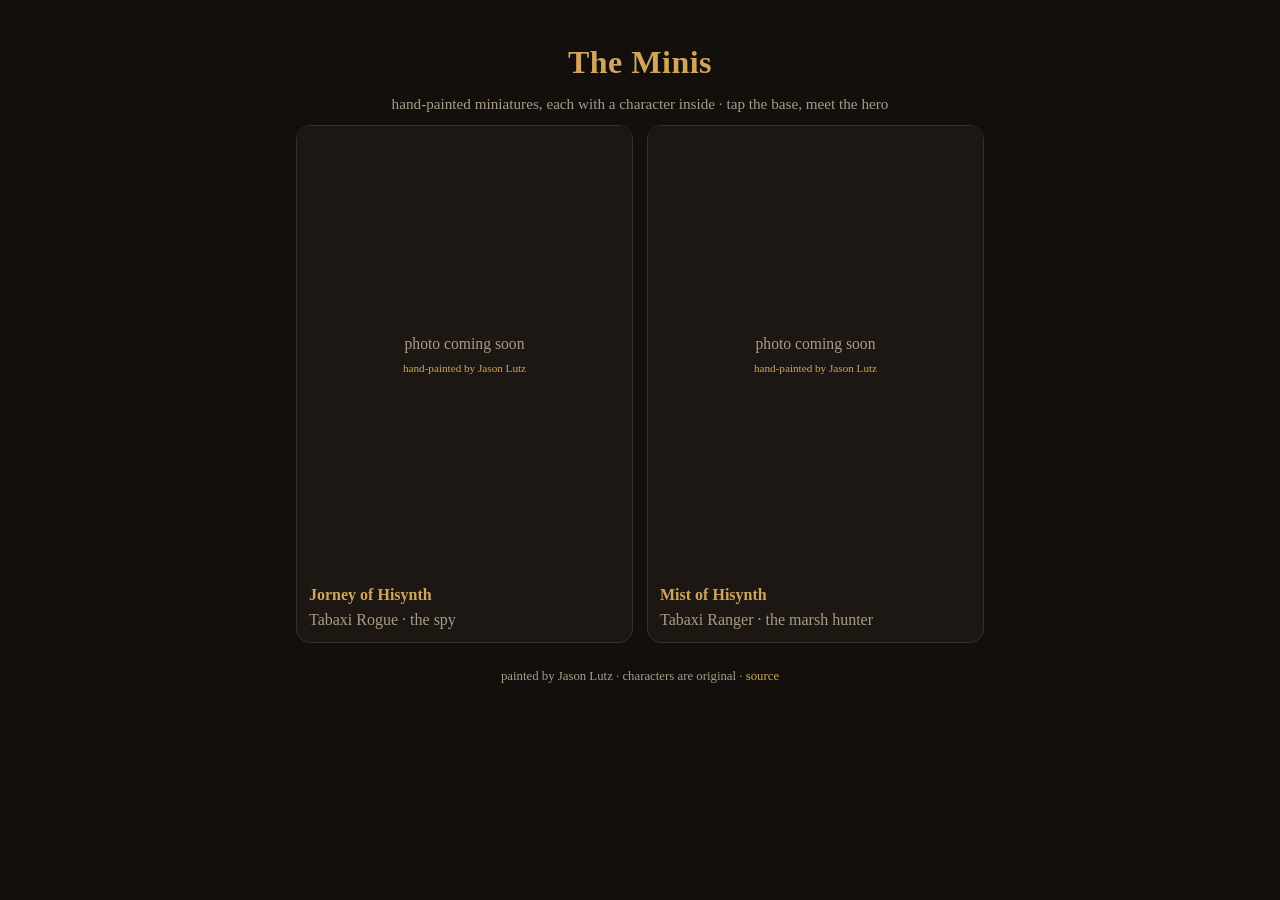
<file: index.html>
<!doctype html><html lang="en"><head><meta charset="utf-8"><meta name="viewport" content="width=device-width,initial-scale=1">
<title>The Minis — hand-painted, tap to meet them</title><link rel="stylesheet" href="assets/style.css"></head><body><div class="wrap">
<header class="hero"><h1>The Minis</h1><div class="sub">hand-painted miniatures, each with a character inside · tap the base, meet the hero</div></header>
<div class="grid">
<a class="tile" href="jorney/"><img src="assets/placeholder.svg" alt="Jorney of Hisynth"><div class="t"><b>Jorney of Hisynth</b><br><span class="quiet">Tabaxi Rogue · the spy</span></div></a>
<a class="tile" href="mist/"><img src="assets/placeholder.svg" alt="Mist of Hisynth"><div class="t"><b>Mist of Hisynth</b><br><span class="quiet">Tabaxi Ranger · the marsh hunter</span></div></a>
</div>
<footer>painted by Jason Lutz · characters are original · <a href="https://github.com/Altrez1974/minis">source</a></footer></div></body></html>
</file>
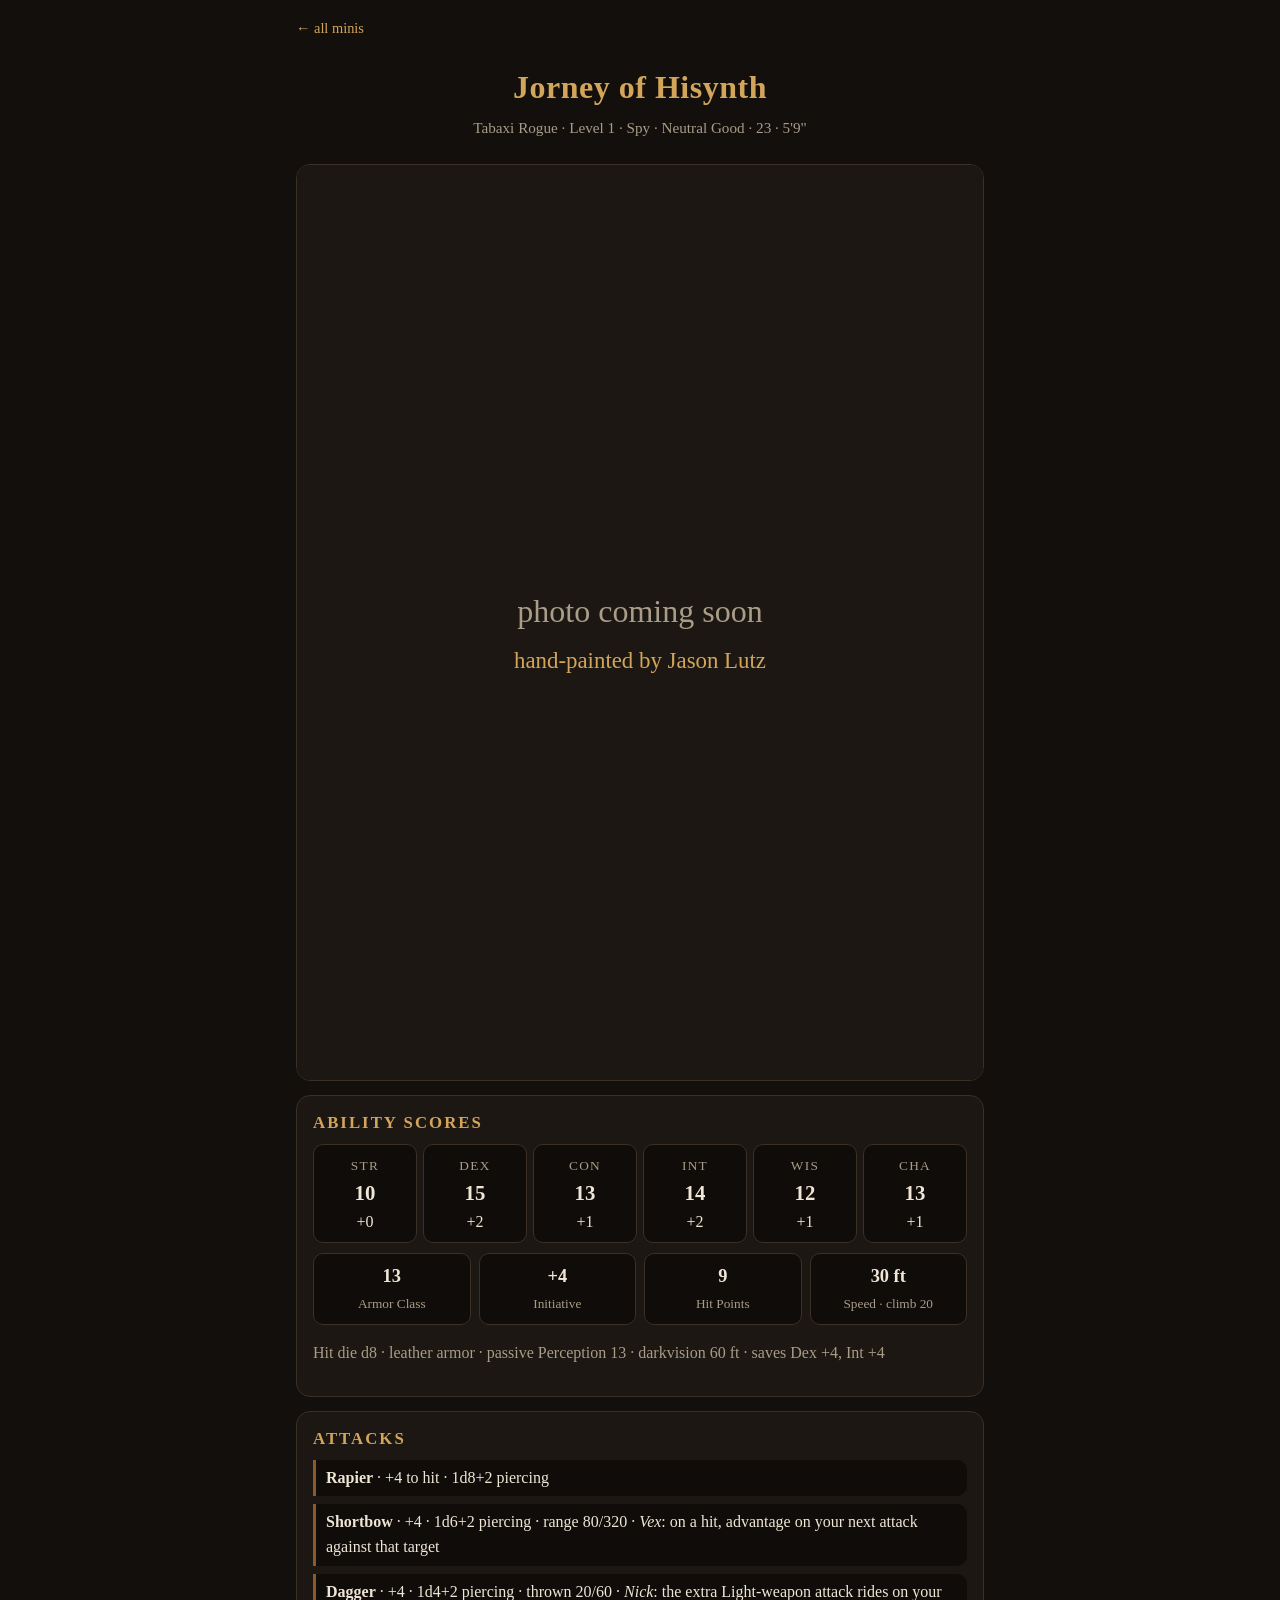
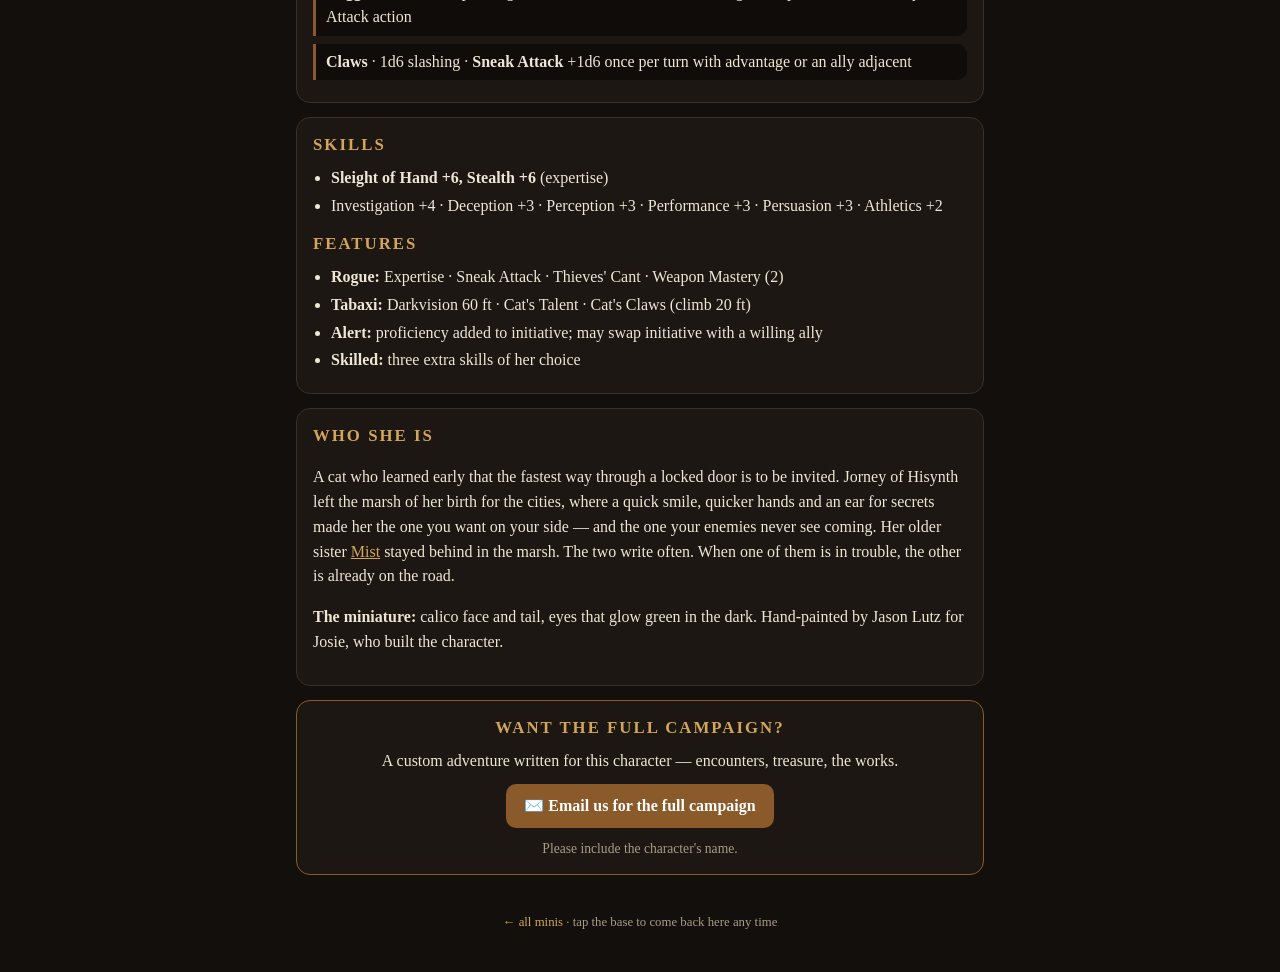
<file: jorney/index.html>
<!doctype html><html lang="en"><head><meta charset="utf-8"><meta name="viewport" content="width=device-width,initial-scale=1">
<title>Jorney of Hisynth</title><link rel="stylesheet" href="../assets/style.css"></head><body><div class="wrap">
<a class="back" href="../">← all minis</a>
<header class="hero"><h1>Jorney of Hisynth</h1><div class="sub">Tabaxi Rogue · Level 1 · Spy · Neutral Good · 23 · 5'9"</div></header>
<div class="photos"><img class="photo" src="../assets/placeholder.svg" alt="Jorney, painted miniature"></div>
<div class="card"><h2>Ability scores</h2><div class="stats">
<div class="stat"><small>STR</small><b>10</b>+0</div><div class="stat"><small>DEX</small><b>15</b>+2</div><div class="stat"><small>CON</small><b>13</b>+1</div>
<div class="stat"><small>INT</small><b>14</b>+2</div><div class="stat"><small>WIS</small><b>12</b>+1</div><div class="stat"><small>CHA</small><b>13</b>+1</div></div>
<div class="row"><div class="pill"><b>13</b><small>Armor Class</small></div><div class="pill"><b>+4</b><small>Initiative</small></div><div class="pill"><b>9</b><small>Hit Points</small></div><div class="pill"><b>30 ft</b><small>Speed · climb 20</small></div></div>
<p class="quiet">Hit die d8 · leather armor · passive Perception 13 · darkvision 60 ft · saves Dex +4, Int +4</p></div>
<div class="card"><h2>Attacks</h2>
<div class="att"><b>Rapier</b> · +4 to hit · 1d8+2 piercing</div>
<div class="att"><b>Shortbow</b> · +4 · 1d6+2 piercing · range 80/320 · <i>Vex</i>: on a hit, advantage on your next attack against that target</div>
<div class="att"><b>Dagger</b> · +4 · 1d4+2 piercing · thrown 20/60 · <i>Nick</i>: the extra Light-weapon attack rides on your Attack action</div>
<div class="att"><b>Claws</b> · 1d6 slashing · <b>Sneak Attack</b> +1d6 once per turn with advantage or an ally adjacent</div></div>
<div class="card"><h2>Skills</h2><ul><li><b>Sleight of Hand +6, Stealth +6</b> (expertise)</li><li>Investigation +4 · Deception +3 · Perception +3 · Performance +3 · Persuasion +3 · Athletics +2</li></ul>
<h2 style="margin-top:12px">Features</h2><ul><li><b>Rogue:</b> Expertise · Sneak Attack · Thieves' Cant · Weapon Mastery (2)</li><li><b>Tabaxi:</b> Darkvision 60 ft · Cat's Talent · Cat's Claws (climb 20 ft)</li><li><b>Alert:</b> proficiency added to initiative; may swap initiative with a willing ally</li><li><b>Skilled:</b> three extra skills of her choice</li></ul></div>
<div class="card"><h2>Who she is</h2><p>A cat who learned early that the fastest way through a locked door is to be invited. Jorney of Hisynth left the marsh of her birth for the cities, where a quick smile, quicker hands and an ear for secrets made her the one you want on your side — and the one your enemies never see coming. Her older sister <a href="../mist/" style="color:var(--gold)">Mist</a> stayed behind in the marsh. The two write often. When one of them is in trouble, the other is already on the road.</p>
<p><b>The miniature:</b> calico face and tail, eyes that glow green in the dark. Hand-painted by Jason Lutz for Josie, who built the character.</p></div>
<div class="card" style="text-align:center;border-color:var(--accent)"><h2>Want the full campaign?</h2><p style="margin:6px 0 10px">A custom adventure written for this character — encounters, treasure, the works.</p><a href="mailto:trambottic@gmail.com?subject=Full%20campaign%20%E2%80%94%20Jorney%20of%20Hisynth&body=Character%20name%3A%20Jorney%20of%20Hisynth%0A%0A" style="display:inline-block;background:var(--accent);color:#fff;text-decoration:none;padding:10px 18px;border-radius:10px;font-weight:bold">✉️ Email us for the full campaign</a><p class="quiet" style="margin:10px 0 0;font-size:.85rem">Please include the character's name.</p></div>
<footer><a href="../">← all minis</a> · tap the base to come back here any time</footer></div></body></html>
</file>
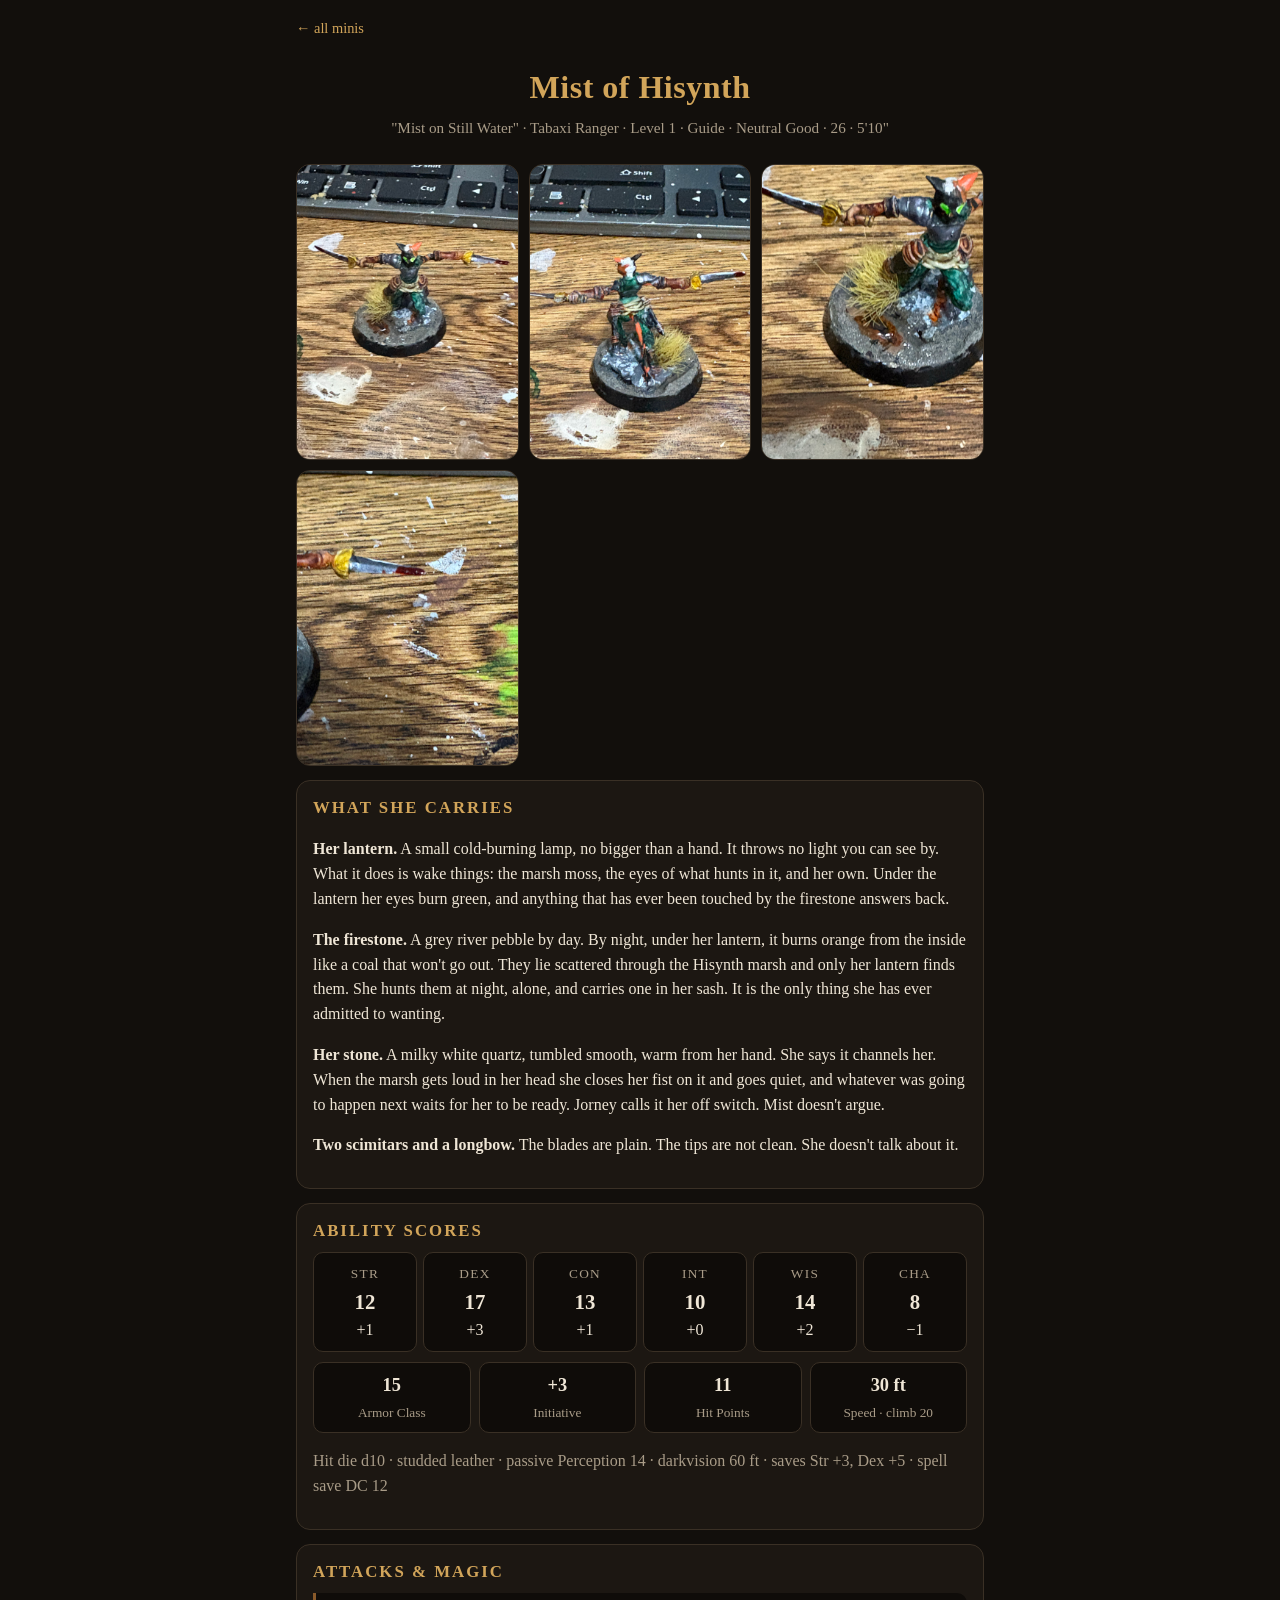
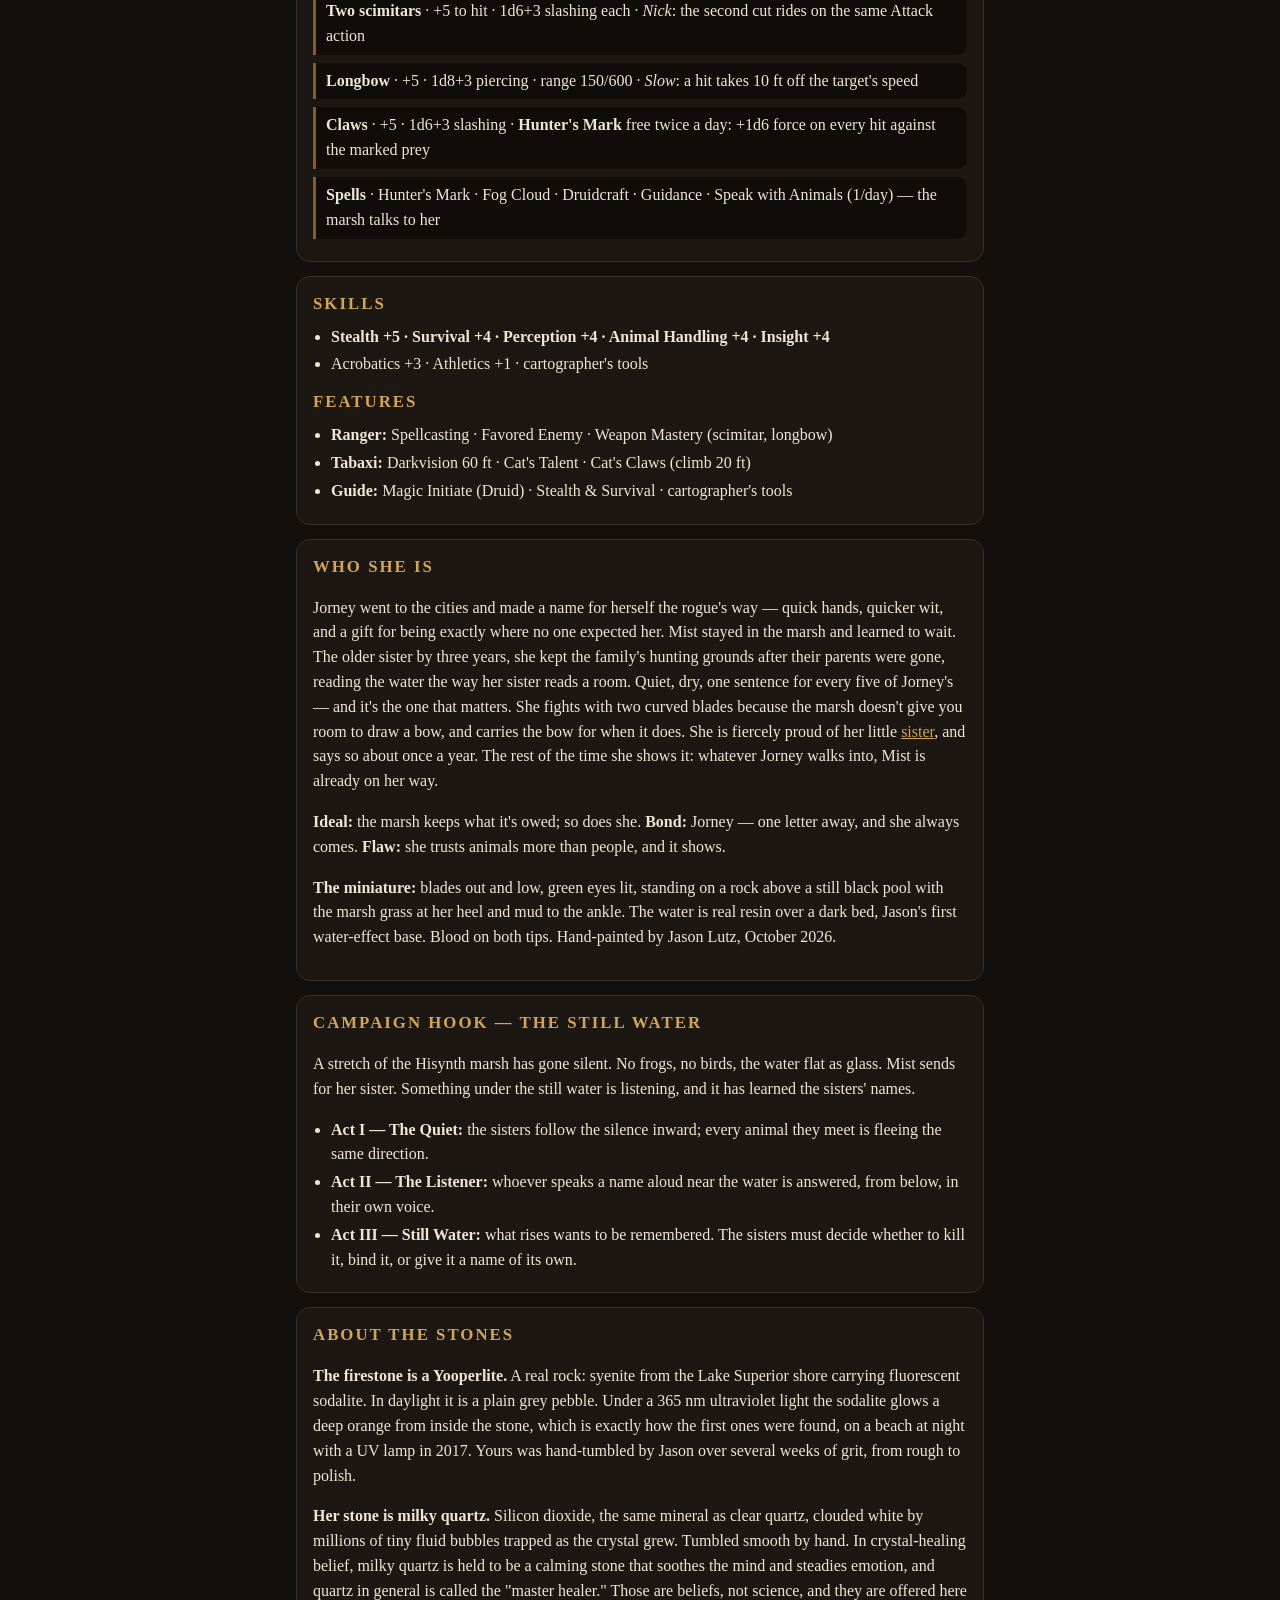
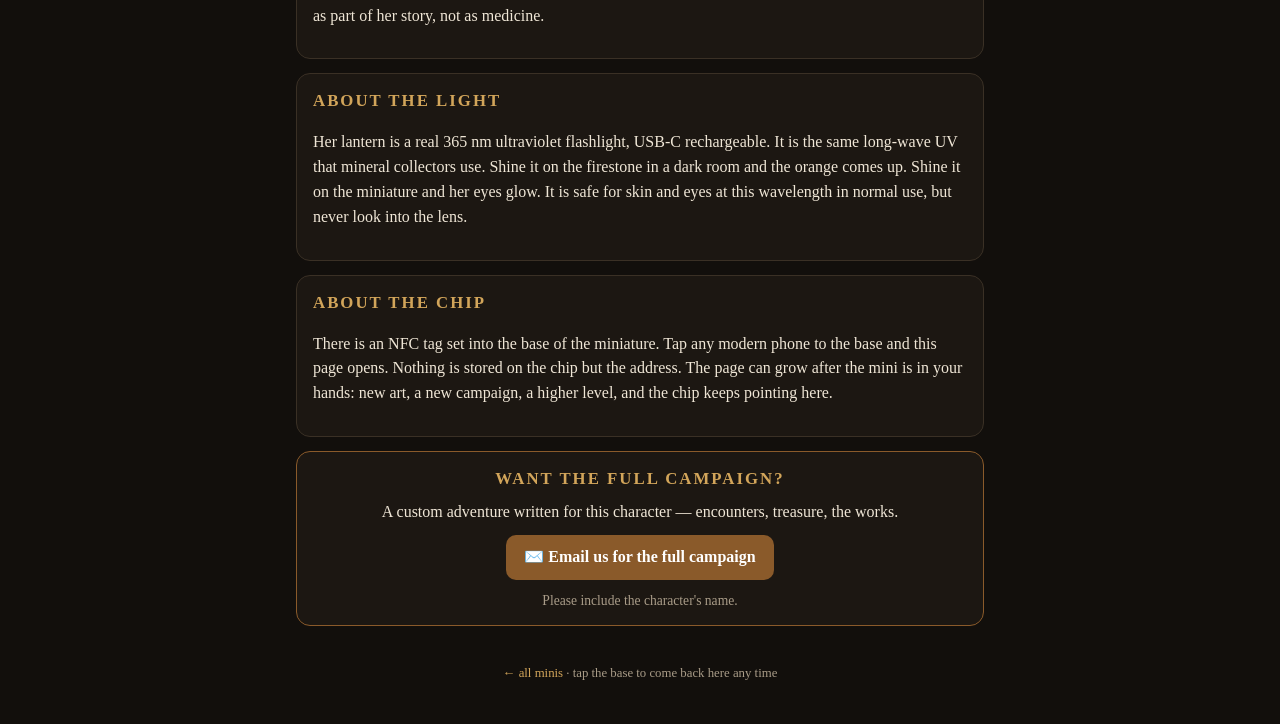
<file: mist/index.html>
<!doctype html><html lang="en"><head><meta charset="utf-8"><meta name="viewport" content="width=device-width,initial-scale=1">
<title>Mist of Hisynth</title><link rel="stylesheet" href="../assets/style.css"></head><body><div class="wrap">
<a class="back" href="../">← all minis</a>
<header class="hero"><h1>Mist of Hisynth</h1><div class="sub">"Mist on Still Water" · Tabaxi Ranger · Level 1 · Guide · Neutral Good · 26 · 5'10"</div></header>
<div class="photos"><img class="photo" src="photos/mist-front.jpg" alt="Mist of Hisynth, painted miniature, blades out"><img class="photo" src="photos/mist-back.jpg" alt="Mist from behind, tail and sash"><img class="photo" src="photos/mist-base.jpg" alt="The base: marsh grass, mud and the still black pool"><img class="photo" src="photos/mist-blade.jpg" alt="Her scimitar, blooded at the tip"></div>
<div class="card"><h2>What she carries</h2>
<p><b>Her lantern.</b> A small cold-burning lamp, no bigger than a hand. It throws no light you can see by. What it does is wake things: the marsh moss, the eyes of what hunts in it, and her own. Under the lantern her eyes burn green, and anything that has ever been touched by the firestone answers back.</p>
<p><b>The firestone.</b> A grey river pebble by day. By night, under her lantern, it burns orange from the inside like a coal that won't go out. They lie scattered through the Hisynth marsh and only her lantern finds them. She hunts them at night, alone, and carries one in her sash. It is the only thing she has ever admitted to wanting.</p>
<p><b>Her stone.</b> A milky white quartz, tumbled smooth, warm from her hand. She says it channels her. When the marsh gets loud in her head she closes her fist on it and goes quiet, and whatever was going to happen next waits for her to be ready. Jorney calls it her off switch. Mist doesn't argue.</p>
<p><b>Two scimitars and a longbow.</b> The blades are plain. The tips are not clean. She doesn't talk about it.</p></div>
<div class="card"><h2>Ability scores</h2><div class="stats">
<div class="stat"><small>STR</small><b>12</b>+1</div><div class="stat"><small>DEX</small><b>17</b>+3</div><div class="stat"><small>CON</small><b>13</b>+1</div>
<div class="stat"><small>INT</small><b>10</b>+0</div><div class="stat"><small>WIS</small><b>14</b>+2</div><div class="stat"><small>CHA</small><b>8</b>−1</div></div>
<div class="row"><div class="pill"><b>15</b><small>Armor Class</small></div><div class="pill"><b>+3</b><small>Initiative</small></div><div class="pill"><b>11</b><small>Hit Points</small></div><div class="pill"><b>30 ft</b><small>Speed · climb 20</small></div></div>
<p class="quiet">Hit die d10 · studded leather · passive Perception 14 · darkvision 60 ft · saves Str +3, Dex +5 · spell save DC 12</p></div>
<div class="card"><h2>Attacks &amp; magic</h2>
<div class="att"><b>Two scimitars</b> · +5 to hit · 1d6+3 slashing each · <i>Nick</i>: the second cut rides on the same Attack action</div>
<div class="att"><b>Longbow</b> · +5 · 1d8+3 piercing · range 150/600 · <i>Slow</i>: a hit takes 10 ft off the target's speed</div>
<div class="att"><b>Claws</b> · +5 · 1d6+3 slashing · <b>Hunter's Mark</b> free twice a day: +1d6 force on every hit against the marked prey</div>
<div class="att"><b>Spells</b> · Hunter's Mark · Fog Cloud · Druidcraft · Guidance · Speak with Animals (1/day) — the marsh talks to her</div></div>
<div class="card"><h2>Skills</h2><ul><li><b>Stealth +5 · Survival +4 · Perception +4 · Animal Handling +4 · Insight +4</b></li><li>Acrobatics +3 · Athletics +1 · cartographer's tools</li></ul>
<h2 style="margin-top:12px">Features</h2><ul><li><b>Ranger:</b> Spellcasting · Favored Enemy · Weapon Mastery (scimitar, longbow)</li><li><b>Tabaxi:</b> Darkvision 60 ft · Cat's Talent · Cat's Claws (climb 20 ft)</li><li><b>Guide:</b> Magic Initiate (Druid) · Stealth &amp; Survival · cartographer's tools</li></ul></div>
<div class="card"><h2>Who she is</h2><p>Jorney went to the cities and made a name for herself the rogue's way — quick hands, quicker wit, and a gift for being exactly where no one expected her. Mist stayed in the marsh and learned to wait. The older sister by three years, she kept the family's hunting grounds after their parents were gone, reading the water the way her sister reads a room. Quiet, dry, one sentence for every five of Jorney's — and it's the one that matters. She fights with two curved blades because the marsh doesn't give you room to draw a bow, and carries the bow for when it does. She is fiercely proud of her little <a href="../jorney/" style="color:var(--gold)">sister</a>, and says so about once a year. The rest of the time she shows it: whatever Jorney walks into, Mist is already on her way.</p>
<p><b>Ideal:</b> the marsh keeps what it's owed; so does she. <b>Bond:</b> Jorney — one letter away, and she always comes. <b>Flaw:</b> she trusts animals more than people, and it shows.</p>
<p><b>The miniature:</b> blades out and low, green eyes lit, standing on a rock above a still black pool with the marsh grass at her heel and mud to the ankle. The water is real resin over a dark bed, Jason's first water-effect base. Blood on both tips. Hand-painted by Jason Lutz, October 2026.</p></div>
<div class="card"><h2>Campaign hook — The Still Water</h2><p>A stretch of the Hisynth marsh has gone silent. No frogs, no birds, the water flat as glass. Mist sends for her sister. Something under the still water is listening, and it has learned the sisters' names.</p>
<ul><li><b>Act I — The Quiet:</b> the sisters follow the silence inward; every animal they meet is fleeing the same direction.</li><li><b>Act II — The Listener:</b> whoever speaks a name aloud near the water is answered, from below, in their own voice.</li><li><b>Act III — Still Water:</b> what rises wants to be remembered. The sisters must decide whether to kill it, bind it, or give it a name of its own.</li></ul></div>
<div class="card"><h2>About the stones</h2>
<p><b>The firestone is a Yooperlite.</b> A real rock: syenite from the Lake Superior shore carrying fluorescent sodalite. In daylight it is a plain grey pebble. Under a 365 nm ultraviolet light the sodalite glows a deep orange from inside the stone, which is exactly how the first ones were found, on a beach at night with a UV lamp in 2017. Yours was hand-tumbled by Jason over several weeks of grit, from rough to polish.</p>
<p><b>Her stone is milky quartz.</b> Silicon dioxide, the same mineral as clear quartz, clouded white by millions of tiny fluid bubbles trapped as the crystal grew. Tumbled smooth by hand. In crystal-healing belief, milky quartz is held to be a calming stone that soothes the mind and steadies emotion, and quartz in general is called the "master healer." Those are beliefs, not science, and they are offered here as part of her story, not as medicine.</p></div>
<div class="card"><h2>About the light</h2><p>Her lantern is a real 365 nm ultraviolet flashlight, USB-C rechargeable. It is the same long-wave UV that mineral collectors use. Shine it on the firestone in a dark room and the orange comes up. Shine it on the miniature and her eyes glow. It is safe for skin and eyes at this wavelength in normal use, but never look into the lens.</p></div>
<div class="card"><h2>About the chip</h2><p>There is an NFC tag set into the base of the miniature. Tap any modern phone to the base and this page opens. Nothing is stored on the chip but the address. The page can grow after the mini is in your hands: new art, a new campaign, a higher level, and the chip keeps pointing here.</p></div>
<div class="card" style="text-align:center;border-color:var(--accent)"><h2>Want the full campaign?</h2><p style="margin:6px 0 10px">A custom adventure written for this character — encounters, treasure, the works.</p><a href="mailto:trambottic@gmail.com?subject=Full%20campaign%20%E2%80%94%20Mist%20of%20Hisynth&body=Character%20name%3A%20Mist%20of%20Hisynth%0A%0A" style="display:inline-block;background:var(--accent);color:#fff;text-decoration:none;padding:10px 18px;border-radius:10px;font-weight:bold">✉️ Email us for the full campaign</a><p class="quiet" style="margin:10px 0 0;font-size:.85rem">Please include the character's name.</p></div>
<footer><a href="../">← all minis</a> · tap the base to come back here any time</footer></div></body></html>
</file>
<file: assets/style.css>
:root{--bg:#120f0c;--card:#1c1712;--ink:#efe6d6;--dim:#a99c88;--gold:#d2a55a;--line:#3a3025;--accent:#8a5a2a}
*{box-sizing:border-box}body{margin:0;background:var(--bg);color:var(--ink);font:16px/1.55 Georgia,"Times New Roman",serif}
.wrap{max-width:720px;margin:0 auto;padding:16px}
header.hero{text-align:center;padding:22px 0 10px}header.hero h1{margin:0;font-size:2rem;color:var(--gold);letter-spacing:.5px}
header.hero .sub{color:var(--dim);font-size:.95rem;margin-top:4px}
.photo{width:100%;border-radius:14px;border:1px solid var(--line);display:block;background:#000}
.photos{display:grid;gap:10px;grid-template-columns:repeat(auto-fit,minmax(200px,1fr));margin:14px 0}
.card{background:var(--card);border:1px solid var(--line);border-radius:14px;padding:14px 16px;margin:14px 0}
.card h2{margin:0 0 8px;font-size:1.05rem;color:var(--gold);text-transform:uppercase;letter-spacing:.12em}
.stats{display:grid;grid-template-columns:repeat(6,1fr);gap:6px;text-align:center}
.stat{background:#0f0c09;border:1px solid var(--line);border-radius:10px;padding:8px 2px}.stat b{display:block;font-size:1.3rem}.stat small{color:var(--dim);letter-spacing:.1em}
.row{display:grid;grid-template-columns:repeat(auto-fit,minmax(130px,1fr));gap:8px;margin-top:10px}
.pill{background:#0f0c09;border:1px solid var(--line);border-radius:10px;padding:8px;text-align:center}.pill b{display:block;font-size:1.15rem}.pill small{color:var(--dim)}
ul{padding-left:18px;margin:6px 0}li{margin:3px 0}.quiet{color:var(--dim)}
.att{border-left:3px solid var(--accent);padding:6px 10px;margin:8px 0;background:#0f0c09;border-radius:0 10px 10px 0}
footer{text-align:center;color:var(--dim);font-size:.8rem;padding:24px 0}footer a{color:var(--gold);text-decoration:none}
a.back{color:var(--gold);text-decoration:none;font-size:.9rem}
.grid{display:grid;gap:14px;grid-template-columns:repeat(auto-fit,minmax(220px,1fr))}
.tile{background:var(--card);border:1px solid var(--line);border-radius:14px;overflow:hidden;text-decoration:none;color:var(--ink)}
.tile img{width:100%;aspect-ratio:3/4;object-fit:cover;display:block;background:#000}.tile .t{padding:10px 12px}.tile .t b{color:var(--gold)}
@media (max-width:480px){.stats{grid-template-columns:repeat(3,1fr)}}
</file>
